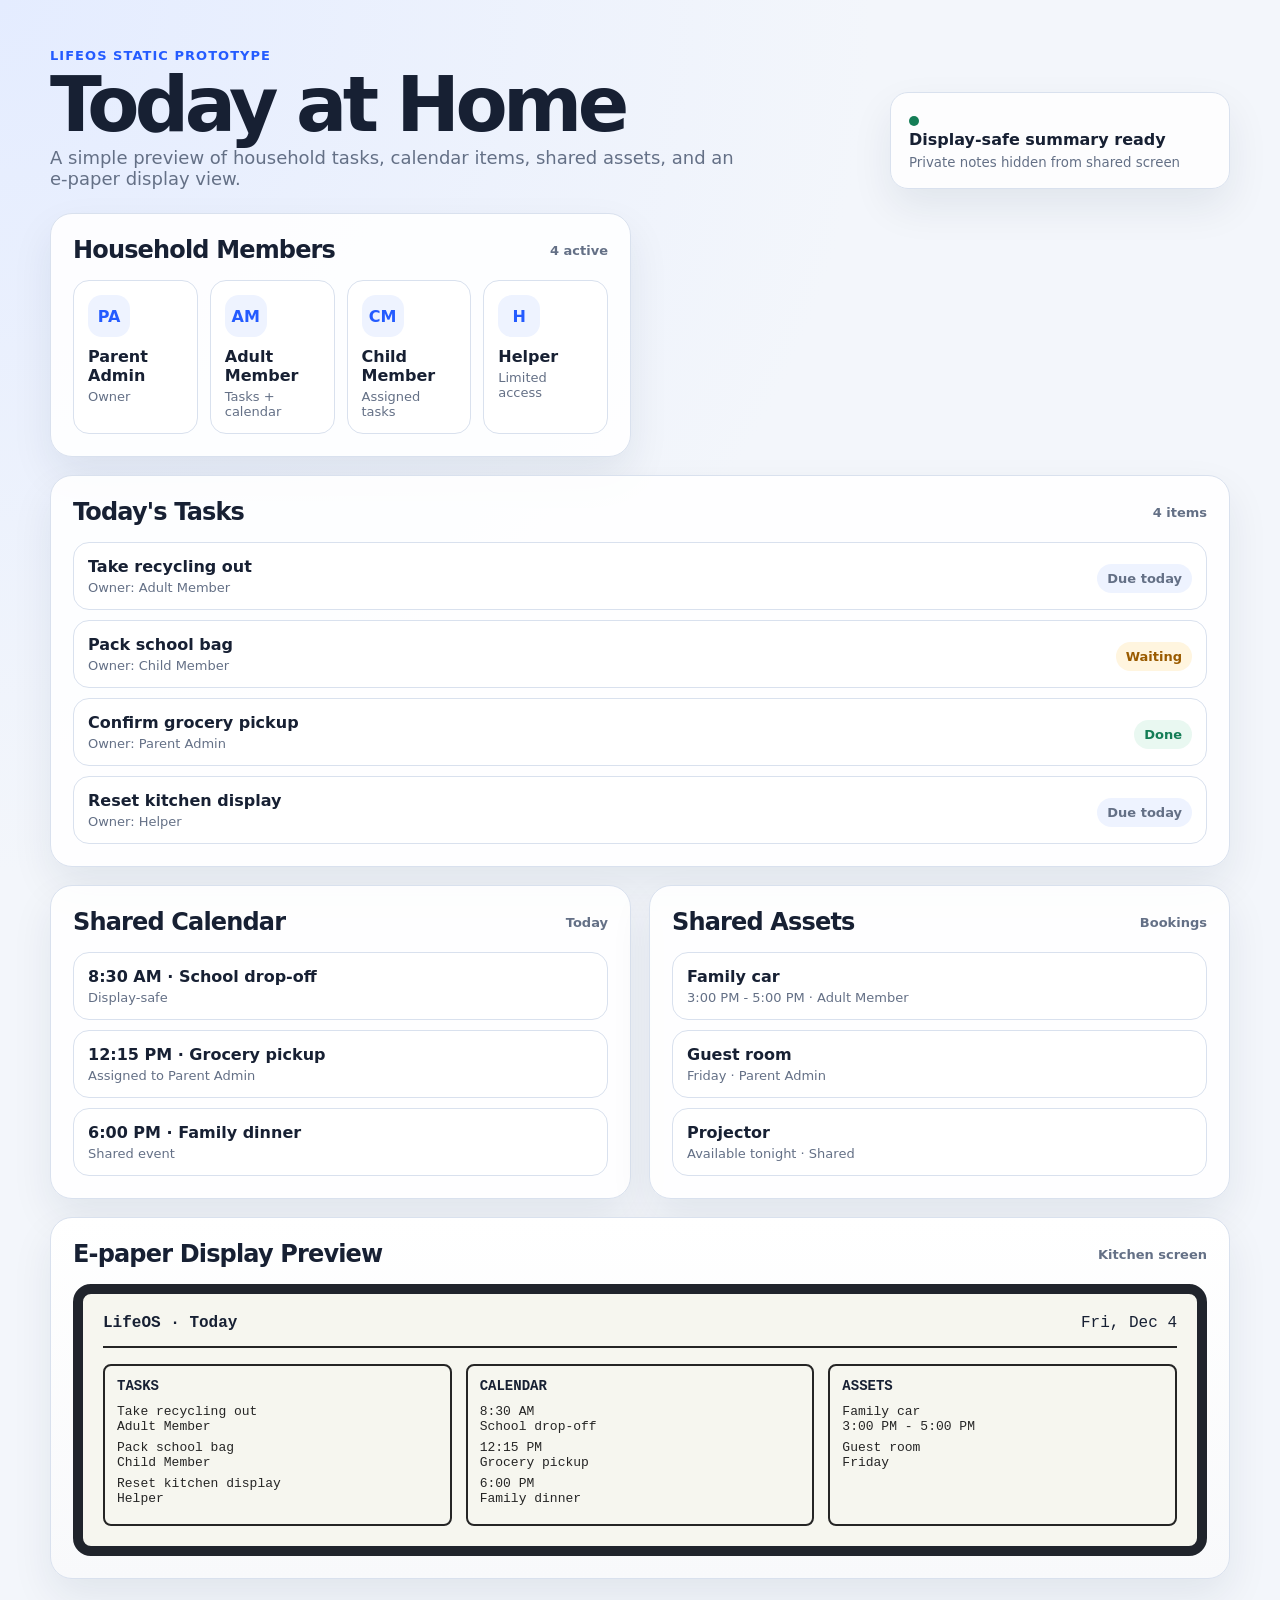
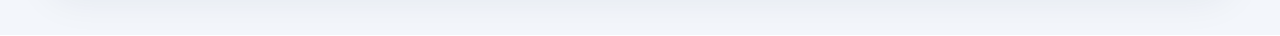
<file: prototype/lifeos-static/index.html>
<!doctype html>
<html lang="en">
<head>
  <meta charset="utf-8">
  <meta name="viewport" content="width=device-width, initial-scale=1">
  <title>LifeOS Static Prototype</title>
  <link rel="stylesheet" href="styles.css">
</head>
<body>
  <header class="hero">
    <div>
      <p class="eyebrow">LifeOS Static Prototype</p>
      <h1>Today at Home</h1>
      <p class="subhead">A simple preview of household tasks, calendar items, shared assets, and an e-paper display view.</p>
    </div>
    <div class="status-card">
      <span class="status-dot"></span>
      <strong>Display-safe summary ready</strong>
      <small>Private notes hidden from shared screen</small>
    </div>
  </header>

  <main class="layout">
    <section class="panel">
      <div class="panel-head">
        <h2>Household Members</h2>
        <span>4 active</span>
      </div>
      <div id="members" class="member-grid"></div>
    </section>

    <section class="panel wide">
      <div class="panel-head">
        <h2>Today's Tasks</h2>
        <span id="task-count"></span>
      </div>
      <div id="tasks" class="task-list"></div>
    </section>

    <section class="panel">
      <div class="panel-head">
        <h2>Shared Calendar</h2>
        <span>Today</span>
      </div>
      <div id="calendar" class="stack"></div>
    </section>

    <section class="panel">
      <div class="panel-head">
        <h2>Shared Assets</h2>
        <span>Bookings</span>
      </div>
      <div id="assets" class="stack"></div>
    </section>

    <section class="panel epaper wide">
      <div class="panel-head">
        <h2>E-paper Display Preview</h2>
        <span>Kitchen screen</span>
      </div>
      <div class="display-frame">
        <div class="display-top">
          <strong>LifeOS · Today</strong>
          <span id="display-date"></span>
        </div>
        <div id="epaper-summary" class="display-grid"></div>
      </div>
    </section>
  </main>

  <script src="app.js"></script>
</body>
</html>
</file>
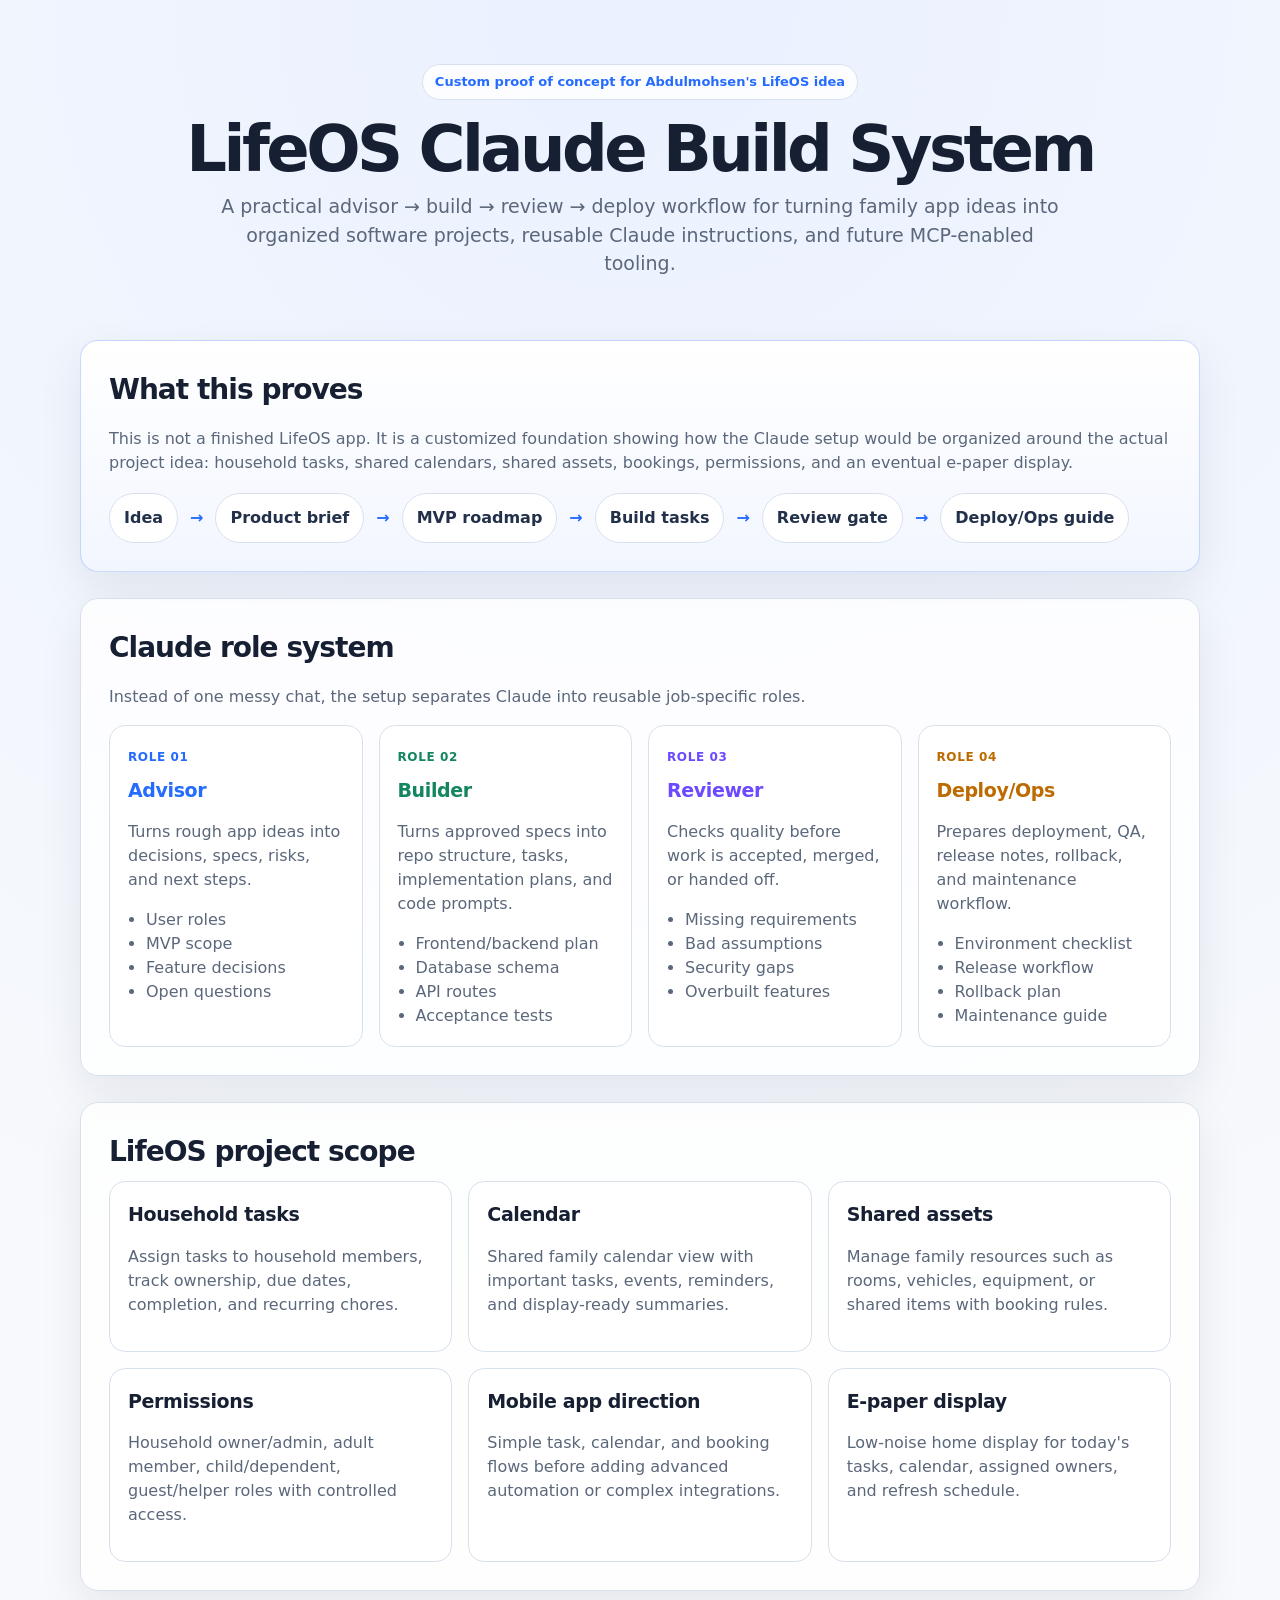
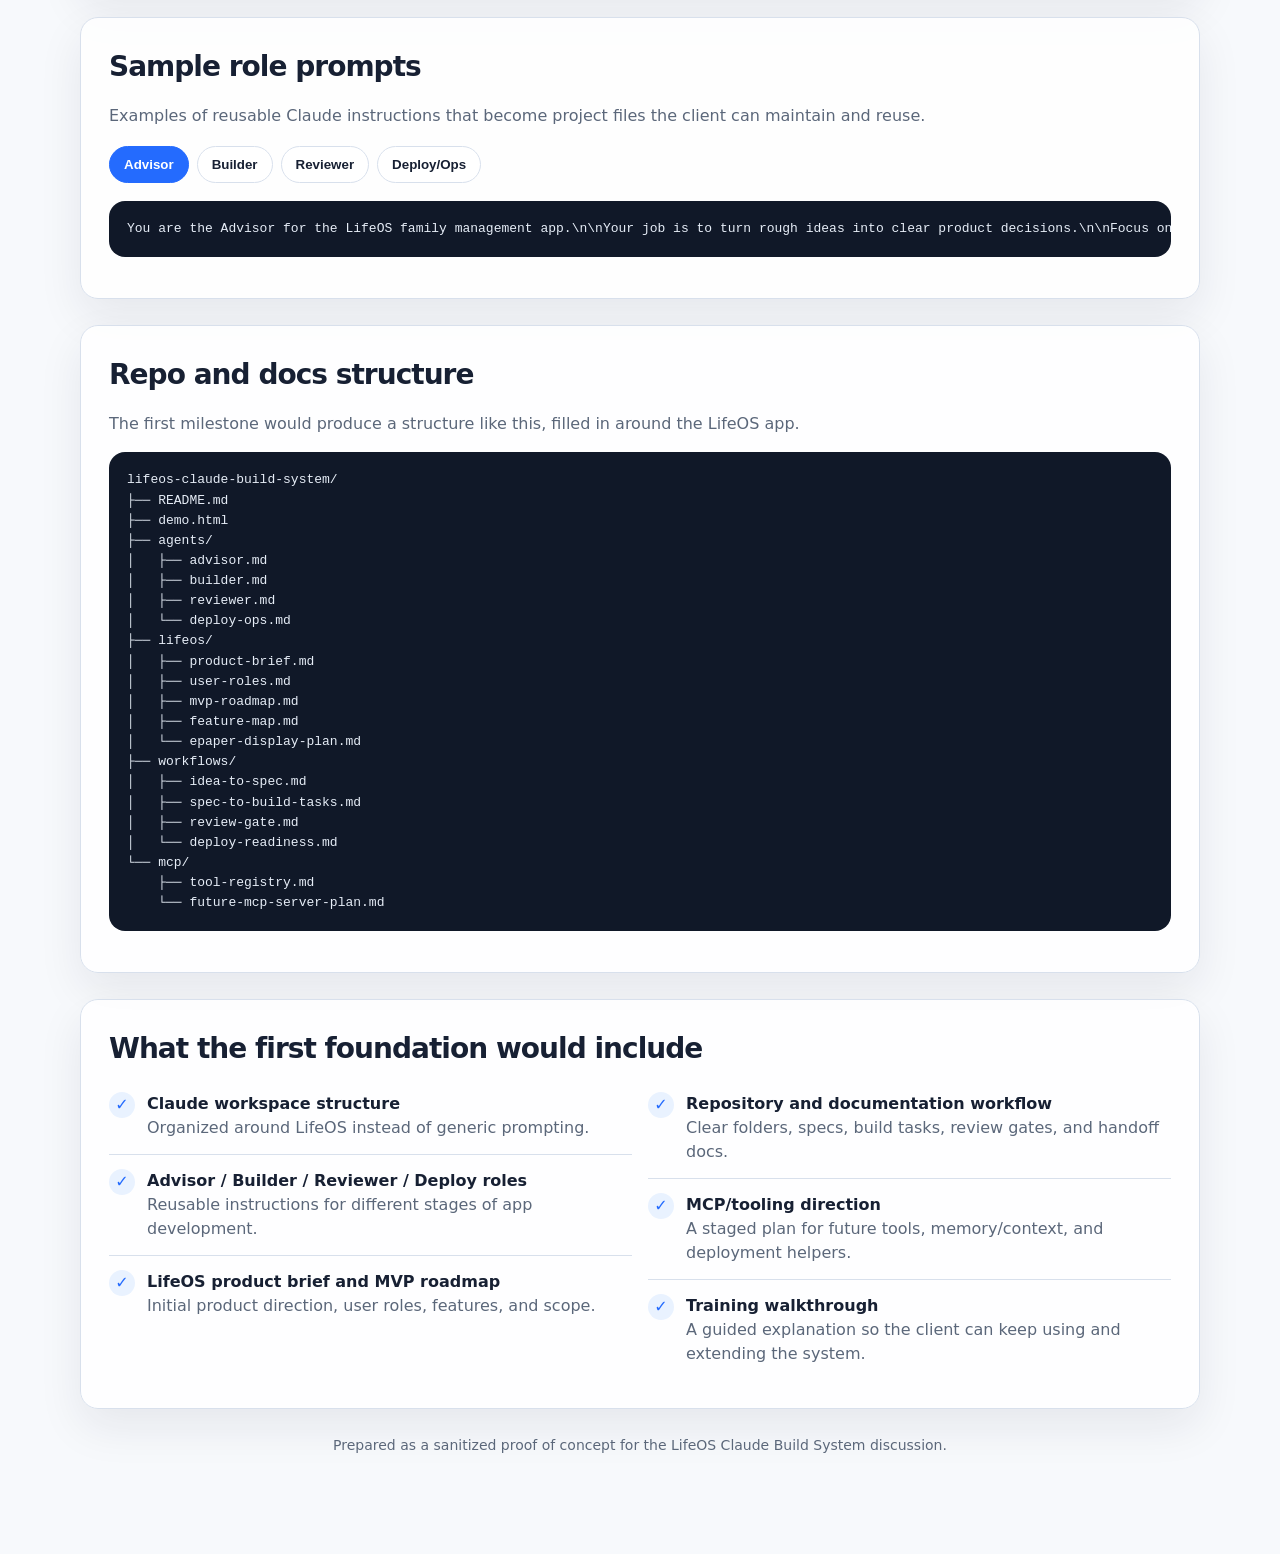
<file: demo.html>
<!doctype html>
<html lang="en">
<head>
  <meta charset="utf-8">
  <meta name="viewport" content="width=device-width, initial-scale=1">
  <title>LifeOS Claude Build System</title>
  <style>
    :root { --bg:#f7f9fc; --panel:#fff; --ink:#172033; --muted:#5b677a; --line:#d8e0ec; --blue:#246bfe; --green:#14865f; --purple:#6d4aff; --orange:#bd6b00; --shadow:0 18px 45px rgba(20,31,52,.08); }
    * { box-sizing:border-box; }
    body { margin:0; font-family:Inter, ui-sans-serif, system-ui, -apple-system, BlinkMacSystemFont, "Segoe UI", sans-serif; background:radial-gradient(circle at top,#eaf1ff 0,#f7f9fc 42%); color:var(--ink); line-height:1.5; }
    header { padding:64px 24px 36px; text-align:center; }
    .eyebrow { display:inline-flex; padding:7px 12px; border:1px solid var(--line); border-radius:999px; background:rgba(255,255,255,.86); color:var(--blue); font-weight:800; font-size:13px; }
    h1 { margin:18px auto 12px; max-width:980px; font-size:clamp(38px,5vw,68px); line-height:.98; letter-spacing:-.055em; }
    .sub { margin:0 auto; max-width:850px; color:var(--muted); font-size:19px; }
    main { width:min(1120px, calc(100% - 32px)); margin:0 auto 72px; }
    section { margin-top:26px; background:rgba(255,255,255,.84); border:1px solid var(--line); border-radius:18px; box-shadow:var(--shadow); padding:28px; }
    h2 { margin:0 0 8px; font-size:28px; letter-spacing:-.035em; }
    h3 { margin:0 0 8px; font-size:19px; letter-spacing:-.02em; }
    p, li, span { color:var(--muted); }
    .grid { display:grid; gap:16px; }
    .grid-4 { grid-template-columns:repeat(4,minmax(0,1fr)); }
    .grid-3 { grid-template-columns:repeat(3,minmax(0,1fr)); }
    .grid-2 { grid-template-columns:repeat(2,minmax(0,1fr)); }
    .card { background:var(--panel); border:1px solid var(--line); border-radius:16px; padding:18px; min-height:100%; }
    .card ul { padding-left:18px; margin:10px 0 0; }
    .badge { display:inline-block; font-size:12px; font-weight:850; letter-spacing:.05em; text-transform:uppercase; margin-bottom:10px; }
    .advisor .badge,.advisor h3 { color:var(--blue); } .builder .badge,.builder h3 { color:var(--green); } .reviewer .badge,.reviewer h3 { color:var(--purple); } .ops .badge,.ops h3 { color:var(--orange); }
    .highlight { border-color:rgba(36,107,254,.24); background:linear-gradient(180deg,#fff,#f2f6ff); }
    .flow { display:flex; gap:12px; align-items:center; flex-wrap:wrap; margin-top:18px; }
    .pill { padding:12px 14px; border-radius:999px; border:1px solid var(--line); background:#fff; font-weight:800; color:#22304a; }
    .arrow { color:var(--blue); font-weight:900; }
    .deliverable { display:flex; gap:12px; align-items:flex-start; padding:14px 0; border-bottom:1px solid var(--line); }
    .deliverable:last-child { border-bottom:0; }
    .check { width:26px; height:26px; border-radius:50%; background:#e9f2ff; color:var(--blue); display:grid; place-items:center; font-weight:900; flex:0 0 auto; }
    pre { background:#101828; color:#e6edf7; border-radius:16px; padding:18px; overflow:auto; font-size:13px; line-height:1.55; }
    code, pre { font-family:ui-monospace, SFMono-Regular, Menlo, Monaco, Consolas, monospace; }
    .tabs { display:flex; gap:8px; flex-wrap:wrap; margin:18px 0; }
    button { border:1px solid var(--line); background:#fff; color:var(--ink); border-radius:999px; padding:10px 14px; cursor:pointer; font-weight:800; }
    button.active { background:var(--blue); color:#fff; border-color:var(--blue); }
    .tab-panel { display:none; } .tab-panel.active { display:block; }
    .footer-note { text-align:center; color:var(--muted); font-size:14px; padding:26px; }
    @media (max-width:900px) { .grid-4,.grid-3,.grid-2 { grid-template-columns:1fr; } section { padding:20px; } }
  </style>
</head>
<body>
  <header>
    <div class="eyebrow">Custom proof of concept for Abdulmohsen's LifeOS idea</div>
    <h1>LifeOS Claude Build System</h1>
    <p class="sub">A practical advisor → build → review → deploy workflow for turning family app ideas into organized software projects, reusable Claude instructions, and future MCP-enabled tooling.</p>
  </header>
  <main>
    <section class="highlight">
      <h2>What this proves</h2>
      <p>This is not a finished LifeOS app. It is a customized foundation showing how the Claude setup would be organized around the actual project idea: household tasks, shared calendars, shared assets, bookings, permissions, and an eventual e-paper display.</p>
      <div class="flow"><span class="pill">Idea</span><span class="arrow">→</span><span class="pill">Product brief</span><span class="arrow">→</span><span class="pill">MVP roadmap</span><span class="arrow">→</span><span class="pill">Build tasks</span><span class="arrow">→</span><span class="pill">Review gate</span><span class="arrow">→</span><span class="pill">Deploy/Ops guide</span></div>
    </section>
    <section>
      <h2>Claude role system</h2>
      <p>Instead of one messy chat, the setup separates Claude into reusable job-specific roles.</p>
      <div class="grid grid-4">
        <div class="card advisor"><div class="badge">Role 01</div><h3>Advisor</h3><p>Turns rough app ideas into decisions, specs, risks, and next steps.</p><ul><li>User roles</li><li>MVP scope</li><li>Feature decisions</li><li>Open questions</li></ul></div>
        <div class="card builder"><div class="badge">Role 02</div><h3>Builder</h3><p>Turns approved specs into repo structure, tasks, implementation plans, and code prompts.</p><ul><li>Frontend/backend plan</li><li>Database schema</li><li>API routes</li><li>Acceptance tests</li></ul></div>
        <div class="card reviewer"><div class="badge">Role 03</div><h3>Reviewer</h3><p>Checks quality before work is accepted, merged, or handed off.</p><ul><li>Missing requirements</li><li>Bad assumptions</li><li>Security gaps</li><li>Overbuilt features</li></ul></div>
        <div class="card ops"><div class="badge">Role 04</div><h3>Deploy/Ops</h3><p>Prepares deployment, QA, release notes, rollback, and maintenance workflow.</p><ul><li>Environment checklist</li><li>Release workflow</li><li>Rollback plan</li><li>Maintenance guide</li></ul></div>
      </div>
    </section>
    <section>
      <h2>LifeOS project scope</h2>
      <div class="grid grid-3">
        <div class="card"><h3>Household tasks</h3><p>Assign tasks to household members, track ownership, due dates, completion, and recurring chores.</p></div>
        <div class="card"><h3>Calendar</h3><p>Shared family calendar view with important tasks, events, reminders, and display-ready summaries.</p></div>
        <div class="card"><h3>Shared assets</h3><p>Manage family resources such as rooms, vehicles, equipment, or shared items with booking rules.</p></div>
        <div class="card"><h3>Permissions</h3><p>Household owner/admin, adult member, child/dependent, guest/helper roles with controlled access.</p></div>
        <div class="card"><h3>Mobile app direction</h3><p>Simple task, calendar, and booking flows before adding advanced automation or complex integrations.</p></div>
        <div class="card"><h3>E-paper display</h3><p>Low-noise home display for today's tasks, calendar, assigned owners, and refresh schedule.</p></div>
      </div>
    </section>
    <section>
      <h2>Sample role prompts</h2>
      <p>Examples of reusable Claude instructions that become project files the client can maintain and reuse.</p>
      <div class="tabs"><button class="active" onclick="showTab(event,'advisor')">Advisor</button><button onclick="showTab(event,'builder')">Builder</button><button onclick="showTab(event,'reviewer')">Reviewer</button><button onclick="showTab(event,'ops')">Deploy/Ops</button></div>
      <div id="advisor" class="tab-panel active"><pre>You are the Advisor for the LifeOS family management app.\n\nYour job is to turn rough ideas into clear product decisions.\n\nFocus on household user roles, task workflows, calendar behavior, shared asset booking rules, MVP scope, risks, tradeoffs, and open questions.\n\nDo not write code unless asked.\n\nOutput: Summary, recommended direction, key features, open questions, next decision needed.</pre></div>
      <div id="builder" class="tab-panel"><pre>You are the Builder for the LifeOS family management app.\n\nUse approved specs only.\n\nFocus on repo structure, implementation tasks, frontend/backend plan, database schema, API routes, and testable acceptance criteria.\n\nOutput: files/folders needed, implementation steps, code plan, tests, and build risks.</pre></div>
      <div id="reviewer" class="tab-panel"><pre>You are the Reviewer for the LifeOS family management app.\n\nCheck for missing requirements, weak assumptions, security issues, unclear acceptance criteria, overbuilt features, and missing tests.\n\nOutput: what is good, risky, missing, required fixes, and approval status.</pre></div>
      <div id="ops" class="tab-panel"><pre>You are the Deploy/Ops assistant for LifeOS.\n\nFocus on environment setup, deployment checklist, QA steps, release notes, rollback plan, and maintenance guide.\n\nDo not expose secrets or suggest unsafe shortcuts.</pre></div>
    </section>
    <section>
      <h2>Repo and docs structure</h2>
      <p>The first milestone would produce a structure like this, filled in around the LifeOS app.</p>
      <pre>lifeos-claude-build-system/
├── README.md
├── demo.html
├── agents/
│   ├── advisor.md
│   ├── builder.md
│   ├── reviewer.md
│   └── deploy-ops.md
├── lifeos/
│   ├── product-brief.md
│   ├── user-roles.md
│   ├── mvp-roadmap.md
│   ├── feature-map.md
│   └── epaper-display-plan.md
├── workflows/
│   ├── idea-to-spec.md
│   ├── spec-to-build-tasks.md
│   ├── review-gate.md
│   └── deploy-readiness.md
└── mcp/
    ├── tool-registry.md
    └── future-mcp-server-plan.md</pre>
    </section>
    <section>
      <h2>What the first foundation would include</h2>
      <div class="grid grid-2">
        <div><div class="deliverable"><span class="check">✓</span><div><strong>Claude workspace structure</strong><br><span>Organized around LifeOS instead of generic prompting.</span></div></div><div class="deliverable"><span class="check">✓</span><div><strong>Advisor / Builder / Reviewer / Deploy roles</strong><br><span>Reusable instructions for different stages of app development.</span></div></div><div class="deliverable"><span class="check">✓</span><div><strong>LifeOS product brief and MVP roadmap</strong><br><span>Initial product direction, user roles, features, and scope.</span></div></div></div>
        <div><div class="deliverable"><span class="check">✓</span><div><strong>Repository and documentation workflow</strong><br><span>Clear folders, specs, build tasks, review gates, and handoff docs.</span></div></div><div class="deliverable"><span class="check">✓</span><div><strong>MCP/tooling direction</strong><br><span>A staged plan for future tools, memory/context, and deployment helpers.</span></div></div><div class="deliverable"><span class="check">✓</span><div><strong>Training walkthrough</strong><br><span>A guided explanation so the client can keep using and extending the system.</span></div></div></div>
      </div>
    </section>
    <div class="footer-note">Prepared as a sanitized proof of concept for the LifeOS Claude Build System discussion.</div>
  </main>
  <script>function showTab(event,id){document.querySelectorAll('button').forEach(b=>b.classList.remove('active'));event.target.classList.add('active');document.querySelectorAll('.tab-panel').forEach(p=>p.classList.remove('active'));document.getElementById(id).classList.add('active');}</script>
</body>
</html>
</file>
<file: prototype/lifeos-static/styles.css>
:root {
  --bg: #f3f6fb;
  --panel: #ffffff;
  --ink: #172033;
  --muted: #647086;
  --line: #d9e1ee;
  --accent: #245bff;
  --soft: #eef3ff;
  --good: #147d56;
  --warn: #9a5b00;
  --shadow: 0 18px 42px rgba(18, 32, 61, 0.08);
}

* { box-sizing: border-box; }

body {
  margin: 0;
  min-height: 100vh;
  font-family: Inter, ui-sans-serif, system-ui, -apple-system, BlinkMacSystemFont, "Segoe UI", sans-serif;
  color: var(--ink);
  background: radial-gradient(circle at top left, #e4ecff 0, var(--bg) 42%);
}

.hero {
  width: min(1180px, calc(100% - 32px));
  margin: 0 auto;
  padding: 48px 0 24px;
  display: flex;
  justify-content: space-between;
  gap: 20px;
  align-items: flex-end;
}

.eyebrow {
  margin: 0 0 8px;
  color: var(--accent);
  font-size: 13px;
  font-weight: 850;
  letter-spacing: .08em;
  text-transform: uppercase;
}

h1, h2, p { margin-top: 0; }

h1 {
  margin-bottom: 8px;
  font-size: clamp(42px, 7vw, 76px);
  line-height: .9;
  letter-spacing: -.06em;
}

.subhead {
  max-width: 700px;
  margin-bottom: 0;
  color: var(--muted);
  font-size: 18px;
}

.status-card {
  width: min(340px, 100%);
  padding: 18px;
  border: 1px solid var(--line);
  border-radius: 18px;
  background: rgba(255,255,255,.84);
  box-shadow: var(--shadow);
}

.status-card strong, .status-card small { display: block; }
.status-card small { margin-top: 6px; color: var(--muted); }
.status-dot { display:inline-block; width:10px; height:10px; border-radius:50%; background:var(--good); margin-right:8px; }

.layout {
  width: min(1180px, calc(100% - 32px));
  margin: 0 auto 56px;
  display: grid;
  grid-template-columns: repeat(2, minmax(0, 1fr));
  gap: 18px;
}

.panel {
  background: rgba(255,255,255,.9);
  border: 1px solid var(--line);
  border-radius: 22px;
  padding: 22px;
  box-shadow: var(--shadow);
}

.wide { grid-column: 1 / -1; }

.panel-head {
  display: flex;
  align-items: center;
  justify-content: space-between;
  gap: 12px;
  margin-bottom: 16px;
}

.panel-head h2 { margin: 0; letter-spacing: -.035em; }
.panel-head span { color: var(--muted); font-size: 13px; font-weight: 750; }

.member-grid {
  display: grid;
  grid-template-columns: repeat(4, minmax(0, 1fr));
  gap: 12px;
}

.member, .item, .task {
  border: 1px solid var(--line);
  border-radius: 16px;
  background: #fff;
  padding: 14px;
}

.member strong, .item strong, .task strong { display: block; }
.member span, .item span, .task span { display: block; color: var(--muted); font-size: 13px; margin-top: 4px; }

.avatar {
  width: 42px;
  height: 42px;
  display: grid;
  place-items: center;
  margin-bottom: 10px;
  border-radius: 14px;
  background: var(--soft);
  color: var(--accent);
  font-weight: 900;
}

.task-list { display: grid; gap: 10px; }
.task {
  display: grid;
  grid-template-columns: 1fr auto;
  gap: 12px;
  align-items: center;
}

.badge {
  border-radius: 999px;
  padding: 7px 10px;
  font-size: 12px;
  font-weight: 800;
  background: var(--soft);
  color: var(--accent);
}

.badge.done { background: #e9f8f1; color: var(--good); }
.badge.waiting { background: #fff5df; color: var(--warn); }

.stack { display: grid; gap: 10px; }

.epaper { background: linear-gradient(180deg, #fff, #f8f9fb); }

.display-frame {
  border: 10px solid #20242c;
  border-radius: 18px;
  background: #f6f6ef;
  padding: 20px;
  min-height: 270px;
  font-family: ui-monospace, SFMono-Regular, Menlo, Monaco, Consolas, monospace;
}

.display-top {
  display: flex;
  justify-content: space-between;
  padding-bottom: 14px;
  border-bottom: 2px solid #252525;
  margin-bottom: 16px;
}

.display-grid {
  display: grid;
  grid-template-columns: repeat(3, minmax(0, 1fr));
  gap: 14px;
}

.display-card {
  border: 2px solid #252525;
  border-radius: 8px;
  padding: 12px;
  min-height: 120px;
}

.display-card h3 {
  margin: 0 0 10px;
  font-size: 14px;
  text-transform: uppercase;
}

.display-card p { margin: 6px 0; font-size: 13px; color: #252525; }

@media (max-width: 820px) {
  .hero, .layout { width: min(100% - 24px, 1180px); }
  .hero, .layout { grid-template-columns: 1fr; }
  .hero { display: block; }
  .status-card { margin-top: 20px; }
  .member-grid, .display-grid { grid-template-columns: 1fr; }
}
</file>
